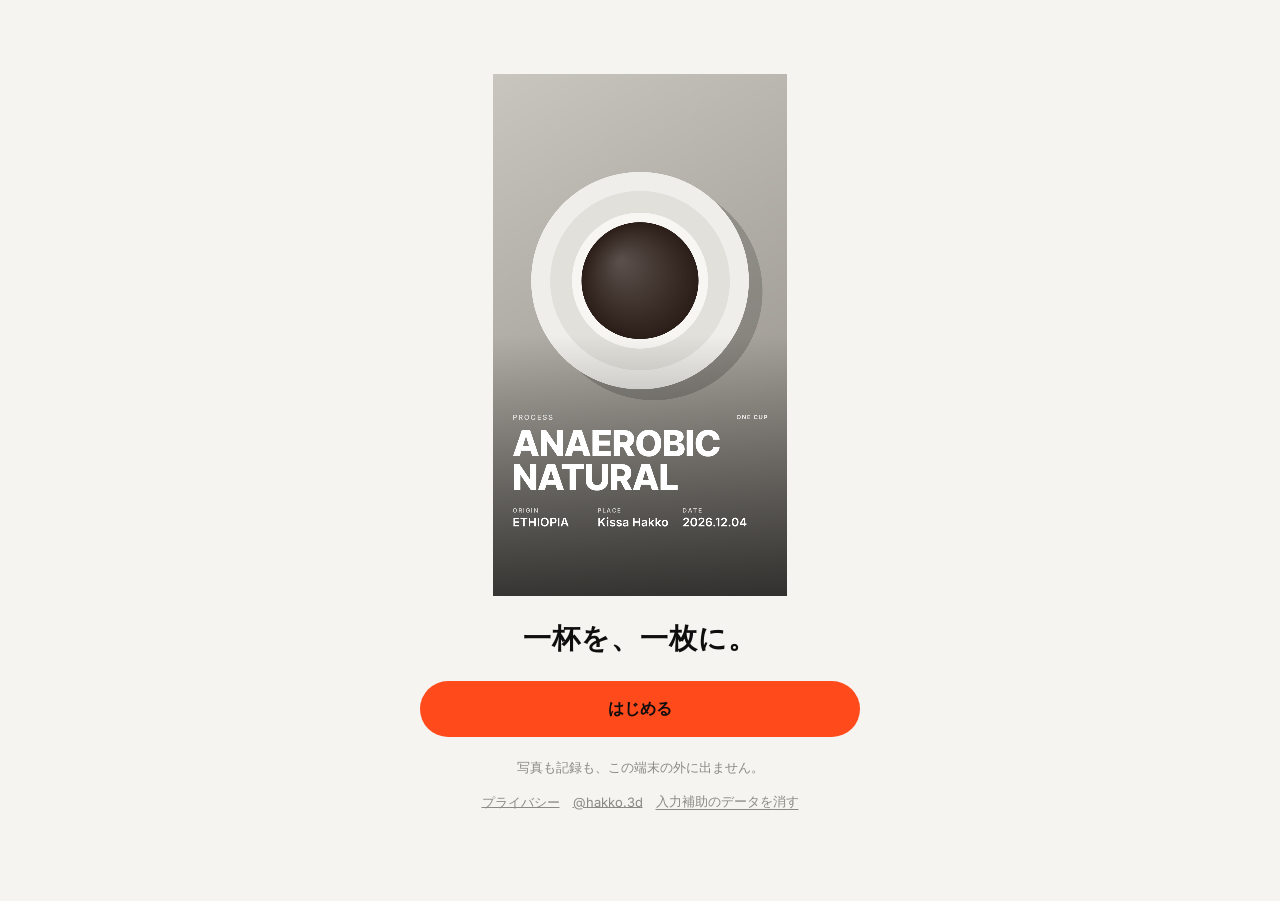
<file: index.html>
<!doctype html>
<html lang="ja">
<head>
<meta charset="utf-8">
<meta name="viewport" content="width=device-width, initial-scale=1, viewport-fit=cover">
<meta http-equiv="Content-Security-Policy" content="default-src 'none'; script-src 'self'; style-src 'self'; img-src 'self' blob: data:; font-src 'self'; connect-src 'self'; worker-src 'self'; base-uri 'none'; form-action 'none'">
<meta name="referrer" content="no-referrer">
<meta name="theme-color" content="#0E0E0E" media="(prefers-color-scheme: dark)">
<meta name="theme-color" content="#F5F4F0" media="(prefers-color-scheme: light)">
<meta name="description" content="飲んだコーヒーの写真に、精製プロセスを重ねた一枚をつくる。写真も記録も端末の外に出ません。">
<title>一杯を、一枚に。</title>
<link rel="preload" href="fonts/inter-tight.woff2" as="font" type="font/woff2" crossorigin>
<link rel="stylesheet" href="css/app.css">
</head>
<body>
<p id="iab" class="iab" hidden>保存がうまくいかない場合は、右上のメニューから Safari / Chrome で開いてください。</p>

<!-- S0 トップ -->
<main id="s0" class="top">
  <canvas id="sample" class="sample" width="1080" height="1920" role="img" aria-label="シェア画像の例。写真の上に ANAEROBIC NATURAL、産地、店名、日付が重なっている"></canvas>
  <h1>一杯を、一枚に。</h1>
  <button id="start" class="primary">はじめる</button>
  <footer>
    <p>写真も記録も、この端末の外に出ません。</p>
    <p><a href="privacy.html">プライバシー</a>　<a href="https://www.instagram.com/hakko.3d/" rel="noopener noreferrer">@hakko.3d</a>　<button id="clear" class="link">入力補助のデータを消す</button></p>
  </footer>
</main>

<!-- S1〜S5 -->
<main id="flow" class="flow" hidden>
  <header>
    <button id="back" class="icon" aria-label="戻る">←</button>
    <span id="stepname"></span>
    <button id="jump" class="link">このまま作る</button>
  </header>
  <div class="stage"><canvas id="cv" width="1080" height="1920"></canvas></div>

  <section id="p1" class="panel" hidden>
    <p class="hint">ドラッグで位置、ピンチで拡大</p>
    <button id="usephoto" class="primary">この写真で進む</button>
    <button id="repick" class="ghost">選び直す</button>
  </section>

  <section id="p2" class="panel" hidden>
    <div id="procMain" class="grid2"></div>
    <div id="procSub" class="chips"></div>
    <div id="procFreeWrap" hidden>
      <form id="procFreeForm" class="inline">
        <input id="procFree" type="text" maxlength="12" placeholder="自由入力（12文字まで）" autocomplete="off" enterkeyhint="done">
        <button class="ghost">決定</button>
      </form>
    </div>
    <button id="skip2" class="link skip">わからない・スキップ</button>
  </section>

  <section id="p3" class="panel" hidden>
    <div id="cRecentWrap"><p class="cap">最近</p><div id="cRecent" class="chips"></div></div>
    <div id="cTop" class="chips"></div>
    <button id="cMore" class="ghost">ほかの国</button>
    <div id="cAll" hidden>
      <input id="cFilter" type="text" placeholder="国名で絞り込む" autocomplete="off">
      <div id="cList" class="list"></div>
    </div>
    <button id="skip3" class="link skip">スキップ</button>
  </section>

  <section id="p4" class="panel" hidden>
    <div id="placeMode" class="grid2">
      <button class="big" data-m="shop">店舗</button>
      <button class="big" data-m="home">自宅</button>
    </div>
    <div id="shopWrap" hidden>
      <div id="shopRecent" class="chips"></div>
      <form id="shopForm" class="inline">
        <input id="shop" type="text" maxlength="40" placeholder="店舗名" autocomplete="off" enterkeyhint="done">
        <button class="ghost">決定</button>
      </form>
    </div>
    <p class="hint">位置情報は使いません。自宅は「HOME」とだけ表示します。</p>
    <button id="skip4" class="link skip">スキップ</button>
  </section>

  <section id="p5" class="panel" hidden>
    <div class="segs">
      <div class="seg" role="group" aria-label="型">
        <button data-set="pattern=A">FULL</button><button data-set="pattern=B">LABEL</button>
      </div>
      <div class="seg" role="group" aria-label="縦横比">
        <button data-set="ratio=9:16">9:16</button><button data-set="ratio=4:5">4:5</button>
      </div>
      <div class="seg" id="bgSeg" role="group" aria-label="地色">
        <button data-set="bg=paper">紙</button><button data-set="bg=ink">墨</button>
      </div>
    </div>
    <button id="save" class="primary">保存・シェア</button>
    <div id="edit" class="list"></div>
    <label class="row"><span class="k">日付</span><input id="date" type="date"></label>
  </section>
</main>

<!-- S6 完了 -->
<main id="s6" class="top" hidden>
  <h1>保存しました</h1>
  <img id="result" class="sample" alt="生成したシェア画像">
  <p class="hint">保存されていない場合は、画像を長押しして保存できます。</p>
  <button id="again" class="primary">もう一杯記録する</button>
</main>

<input id="file" class="vh" type="file" accept="image/*" aria-hidden="true" tabindex="-1">
<script type="module" src="js/app.js"></script>
</body>
</html>
</file>
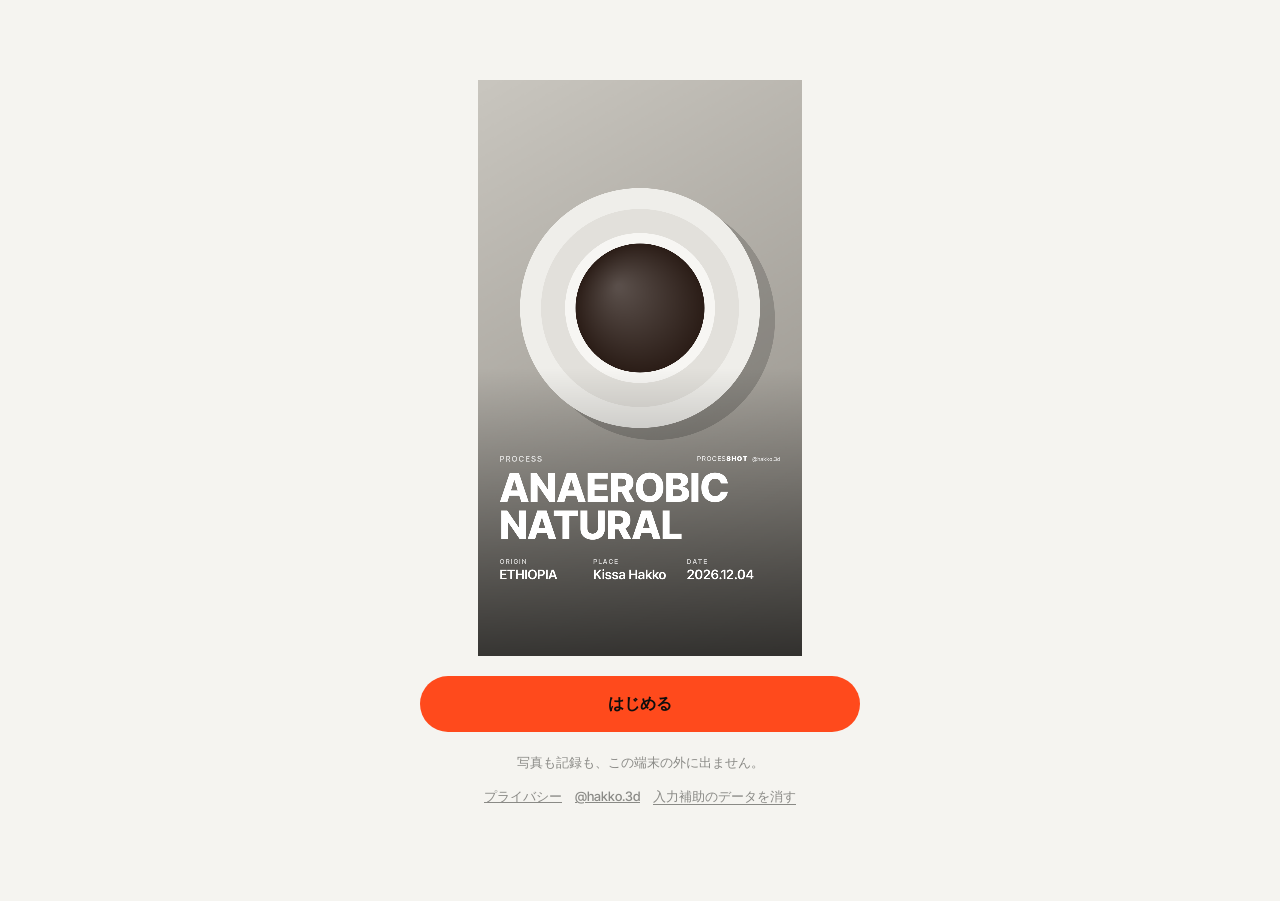
<file: site/index.html>
<!doctype html>
<html lang="ja">
<head>
<meta charset="utf-8">
<meta name="viewport" content="width=device-width, initial-scale=1, viewport-fit=cover">
<meta http-equiv="Content-Security-Policy" content="default-src 'none'; script-src 'self'; style-src 'self'; img-src 'self' blob: data:; font-src 'self'; connect-src 'self'; worker-src 'self'; base-uri 'none'; form-action 'none'">
<meta name="referrer" content="no-referrer">
<meta name="theme-color" content="#0E0E0E" media="(prefers-color-scheme: dark)">
<meta name="theme-color" content="#F5F4F0" media="(prefers-color-scheme: light)">
<meta name="description" content="飲んだコーヒーの写真に、精製プロセス（ウォッシュド・ナチュラル・ハニー・アナエロビックなど）と産地・店名を重ねたシェア画像をつくる無料ツール。登録不要。写真は端末の外に出ません。">
<meta property="og:title" content="PROCESSHOT｜コーヒーの精製プロセスを写真に重ねる">
<meta property="og:description" content="飲んだ一杯の写真に、精製プロセスと産地を重ねたシェア画像をつくる。無料・登録不要。">
<meta property="og:type" content="website">
<meta property="og:url" content="https://processhot.com/">
<link rel="canonical" href="https://processhot.com/">
<meta property="og:site_name" content="PROCESSHOT">
<title>PROCESSHOT｜コーヒーの精製プロセスを写真に重ねる</title>
<link rel="preload" href="fonts/inter-tight.woff2" as="font" type="font/woff2" crossorigin>
<link rel="stylesheet" href="css/app.css">
</head>
<body>
<p id="iab" class="iab" hidden>保存がうまくいかない場合は、右上のメニューから Safari / Chrome で開いてください。</p>

<!-- S0 トップ -->
<main id="s0" class="top">
  <canvas id="sample" class="sample" width="1080" height="1920" role="img" aria-label="シェア画像の例。写真の上に ANAEROBIC NATURAL、産地、店名、日付が重なっている"></canvas>
  <button id="start" class="primary">はじめる</button>
  <footer>
    <p>写真も記録も、この端末の外に出ません。</p>
    <p><a href="privacy.html">プライバシー</a>　<a href="https://www.instagram.com/hakko.3d/" rel="noopener noreferrer">@hakko.3d</a>　<button id="clear" class="link">入力補助のデータを消す</button></p>
  </footer>
</main>

<!-- S1〜S5 -->
<main id="flow" class="flow" hidden>
  <header>
    <button id="back" class="icon" aria-label="戻る">←</button>
    <span id="stepname"></span>
    <button id="jump" class="link">このまま作る</button>
  </header>
  <div class="stage"><canvas id="cv" width="1080" height="1920"></canvas></div>

  <section id="p1" class="panel" hidden>
    <p class="hint">ドラッグで位置、ピンチで拡大</p>
    <button id="usephoto" class="primary">この写真で進む</button>
    <button id="repick" class="ghost">選び直す</button>
  </section>

  <section id="p2" class="panel" hidden>
    <div id="procMain" class="grid2"></div>
    <div id="procSub" class="chips"></div>
    <div id="procFreeWrap" hidden>
      <form id="procFreeForm" class="inline">
        <input id="procFree" type="text" maxlength="12" placeholder="自由入力（12文字まで）" autocomplete="off" enterkeyhint="done">
        <button class="ghost">決定</button>
      </form>
    </div>
    <button id="skip2" class="link skip">わからない・スキップ</button>
  </section>

  <section id="p3" class="panel" hidden>
    <div id="cRecentWrap"><p class="cap">最近</p><div id="cRecent" class="chips"></div></div>
    <div id="cTop" class="chips"></div>
    <button id="cMore" class="ghost">ほかの国</button>
    <div id="cAll" hidden>
      <input id="cFilter" type="text" placeholder="国名で絞り込む" autocomplete="off">
      <div id="cList" class="list"></div>
    </div>
    <button id="skip3" class="link skip">スキップ</button>
  </section>

  <section id="p4" class="panel" hidden>
    <div id="placeMode" class="grid2">
      <button class="big" data-m="shop">店舗</button>
      <button class="big" data-m="home">自宅</button>
    </div>
    <div id="shopWrap" hidden>
      <div id="shopRecent" class="chips"></div>
      <form id="shopForm" class="inline">
        <input id="shop" type="text" maxlength="40" placeholder="店舗名" autocomplete="off" enterkeyhint="done">
        <button class="ghost">決定</button>
      </form>
    </div>
    <p class="hint">位置情報は使いません。自宅は「HOME」とだけ表示します。</p>
    <button id="skip4" class="link skip">スキップ</button>
  </section>

  <section id="p5" class="panel" hidden>
    <div class="segs">
      <div class="seg" role="group" aria-label="型">
        <button data-set="pattern=A">FULL</button><button data-set="pattern=B">LABEL</button>
      </div>
      <div class="seg" role="group" aria-label="縦横比">
        <button data-set="ratio=9:16">9:16</button><button data-set="ratio=4:5">4:5</button>
      </div>
      <div class="seg" id="bgSeg" role="group" aria-label="地色">
        <button data-set="bg=paper">紙</button><button data-set="bg=ink">墨</button>
      </div>
    </div>
    <button id="save" class="primary">保存・シェア</button>
    <div id="edit" class="list"></div>
    <label class="row"><span class="k">日付</span><input id="date" type="date"></label>
  </section>
</main>

<!-- S6 完了 -->
<main id="s6" class="top" hidden>
  <h1>保存しました</h1>
  <img id="result" class="sample" alt="生成したシェア画像">
  <p class="hint">保存されていない場合は、画像を長押しして保存できます。</p>
  <button id="again" class="primary">もう一杯記録する</button>
</main>

<input id="file" class="vh" type="file" accept="image/*" aria-hidden="true" tabindex="-1">
<script type="module" src="js/app.js"></script>
</body>
</html>
</file>
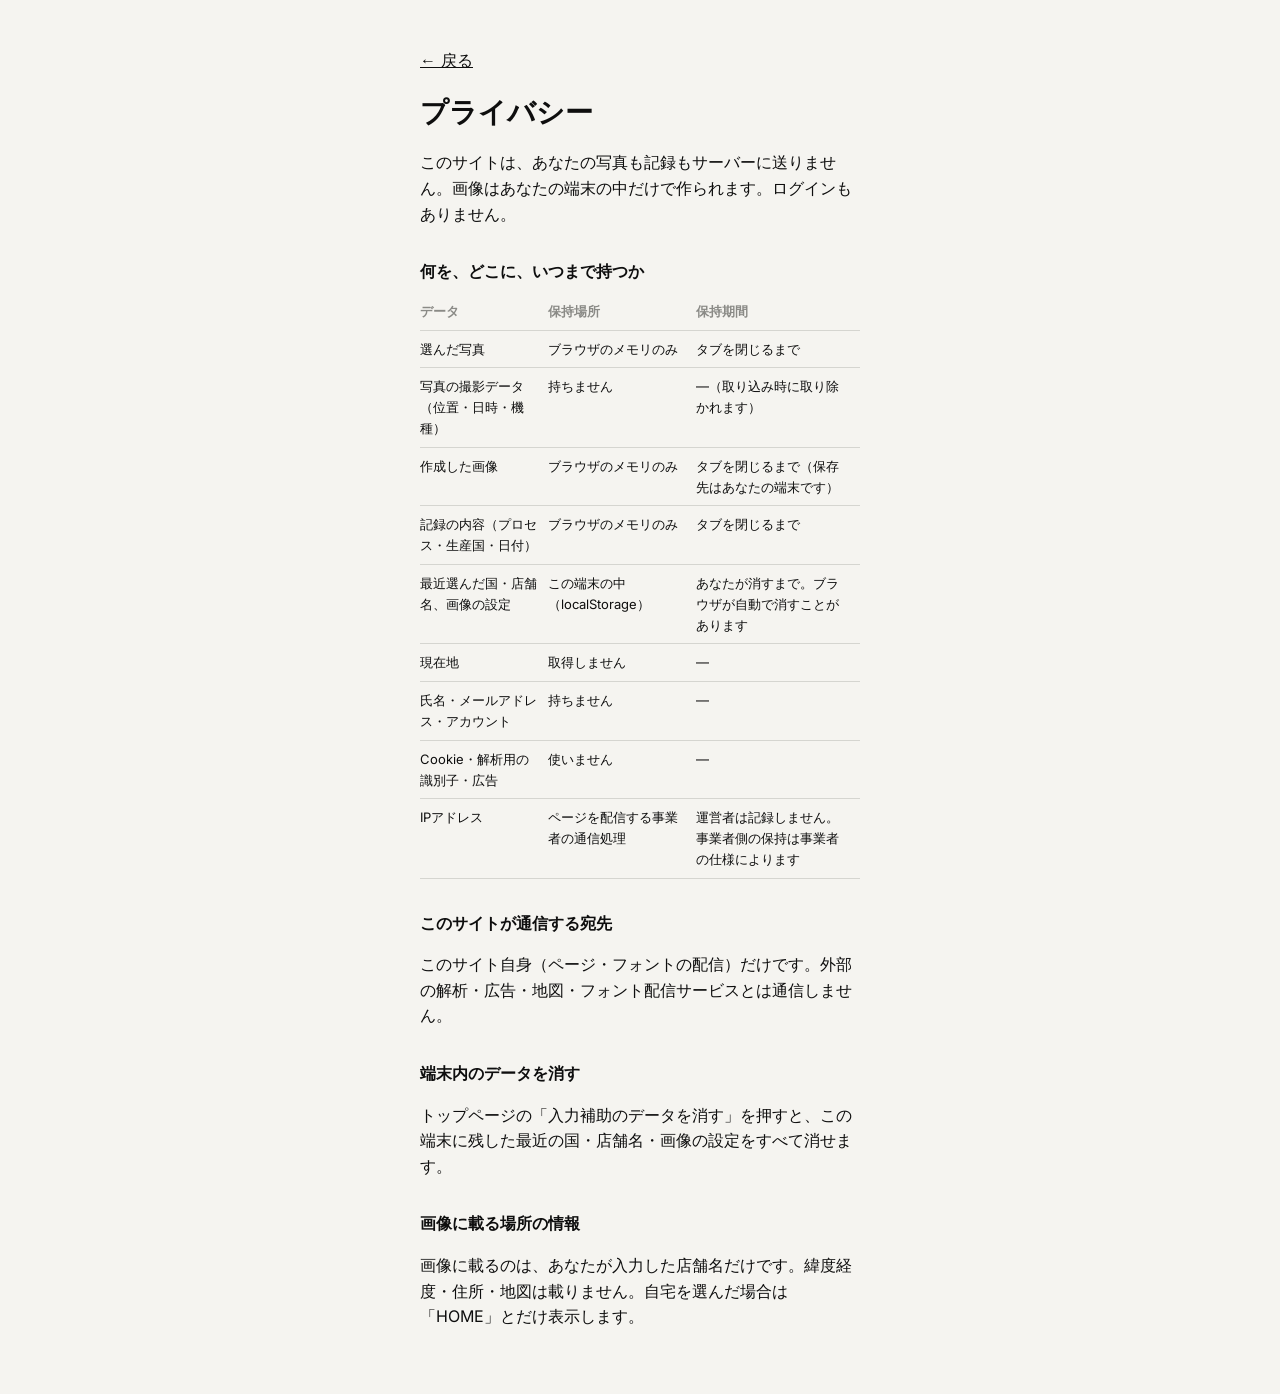
<file: privacy.html>
<!doctype html>
<html lang="ja">
<head>
<meta charset="utf-8">
<meta name="viewport" content="width=device-width, initial-scale=1">
<meta http-equiv="Content-Security-Policy" content="default-src 'none'; style-src 'self'; font-src 'self'; base-uri 'none'; form-action 'none'">
<meta name="referrer" content="no-referrer">
<title>プライバシー</title>
<link rel="stylesheet" href="css/app.css">
</head>
<body>
<main class="doc">
<p><a href="./">← 戻る</a></p>
<h1>プライバシー</h1>
<p>このサイトは、あなたの写真も記録もサーバーに送りません。画像はあなたの端末の中だけで作られます。ログインもありません。</p>

<h2>何を、どこに、いつまで持つか</h2>
<table>
<tr><th>データ</th><th>保持場所</th><th>保持期間</th></tr>
<tr><td>選んだ写真</td><td>ブラウザのメモリのみ</td><td>タブを閉じるまで</td></tr>
<tr><td>写真の撮影データ（位置・日時・機種）</td><td>持ちません</td><td>—（取り込み時に取り除かれます）</td></tr>
<tr><td>作成した画像</td><td>ブラウザのメモリのみ</td><td>タブを閉じるまで（保存先はあなたの端末です）</td></tr>
<tr><td>記録の内容（プロセス・生産国・日付）</td><td>ブラウザのメモリのみ</td><td>タブを閉じるまで</td></tr>
<tr><td>最近選んだ国・店舗名、画像の設定</td><td>この端末の中（localStorage）</td><td>あなたが消すまで。ブラウザが自動で消すことがあります</td></tr>
<tr><td>現在地</td><td>取得しません</td><td>—</td></tr>
<tr><td>氏名・メールアドレス・アカウント</td><td>持ちません</td><td>—</td></tr>
<tr><td>Cookie・解析用の識別子・広告</td><td>使いません</td><td>—</td></tr>
<tr><td>IPアドレス</td><td>ページを配信する事業者の通信処理</td><td>運営者は記録しません。事業者側の保持は事業者の仕様によります</td></tr>
</table>

<h2>このサイトが通信する宛先</h2>
<p>このサイト自身（ページ・フォントの配信）だけです。外部の解析・広告・地図・フォント配信サービスとは通信しません。</p>

<h2>端末内のデータを消す</h2>
<p>トップページの「入力補助のデータを消す」を押すと、この端末に残した最近の国・店舗名・画像の設定をすべて消せます。</p>

<h2>画像に載る場所の情報</h2>
<p>画像に載るのは、あなたが入力した店舗名だけです。緯度経度・住所・地図は載りません。自宅を選んだ場合は「HOME」とだけ表示します。</p>
</main>
</body>
</html>
</file>
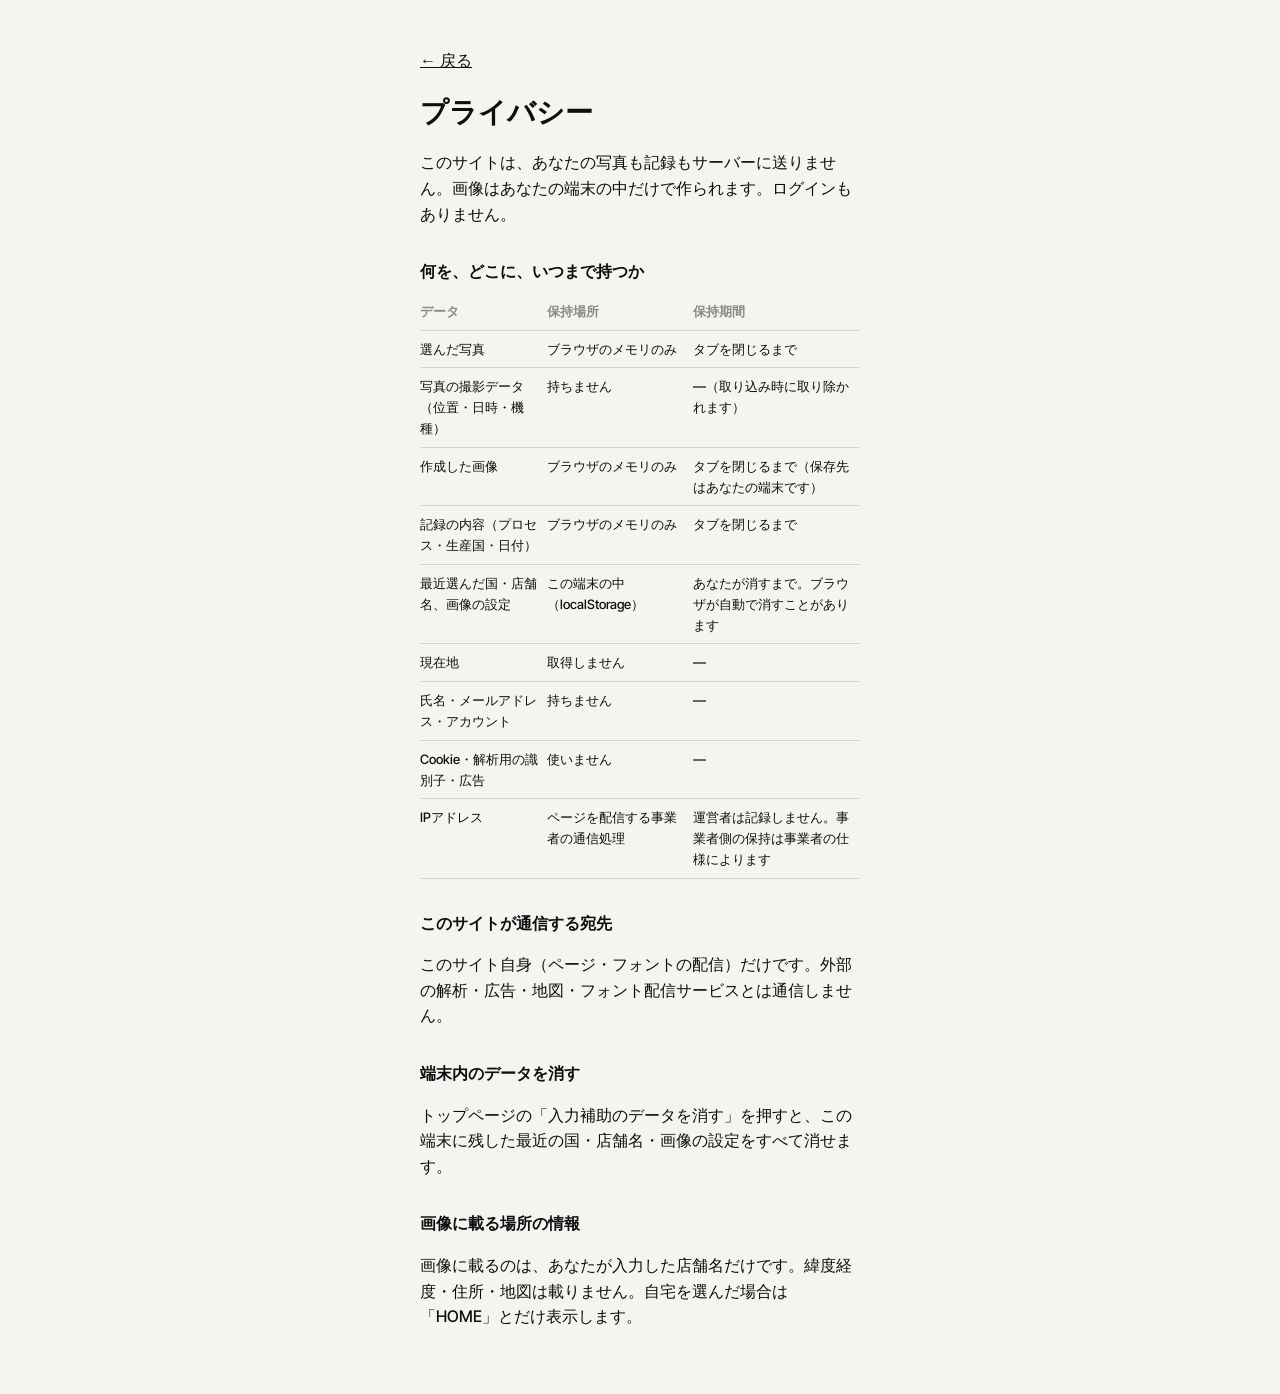
<file: site/privacy.html>
<!doctype html>
<html lang="ja">
<head>
<meta charset="utf-8">
<meta name="viewport" content="width=device-width, initial-scale=1">
<meta http-equiv="Content-Security-Policy" content="default-src 'none'; style-src 'self'; font-src 'self'; base-uri 'none'; form-action 'none'">
<meta name="referrer" content="no-referrer">
<title>プライバシー｜PROCESSHOT</title>
<link rel="canonical" href="https://processhot.com/privacy">
<link rel="stylesheet" href="css/app.css">
</head>
<body>
<main class="doc">
<p><a href="./">← 戻る</a></p>
<h1>プライバシー</h1>
<p>このサイトは、あなたの写真も記録もサーバーに送りません。画像はあなたの端末の中だけで作られます。ログインもありません。</p>

<h2>何を、どこに、いつまで持つか</h2>
<table>
<tr><th>データ</th><th>保持場所</th><th>保持期間</th></tr>
<tr><td>選んだ写真</td><td>ブラウザのメモリのみ</td><td>タブを閉じるまで</td></tr>
<tr><td>写真の撮影データ（位置・日時・機種）</td><td>持ちません</td><td>—（取り込み時に取り除かれます）</td></tr>
<tr><td>作成した画像</td><td>ブラウザのメモリのみ</td><td>タブを閉じるまで（保存先はあなたの端末です）</td></tr>
<tr><td>記録の内容（プロセス・生産国・日付）</td><td>ブラウザのメモリのみ</td><td>タブを閉じるまで</td></tr>
<tr><td>最近選んだ国・店舗名、画像の設定</td><td>この端末の中（localStorage）</td><td>あなたが消すまで。ブラウザが自動で消すことがあります</td></tr>
<tr><td>現在地</td><td>取得しません</td><td>—</td></tr>
<tr><td>氏名・メールアドレス・アカウント</td><td>持ちません</td><td>—</td></tr>
<tr><td>Cookie・解析用の識別子・広告</td><td>使いません</td><td>—</td></tr>
<tr><td>IPアドレス</td><td>ページを配信する事業者の通信処理</td><td>運営者は記録しません。事業者側の保持は事業者の仕様によります</td></tr>
</table>

<h2>このサイトが通信する宛先</h2>
<p>このサイト自身（ページ・フォントの配信）だけです。外部の解析・広告・地図・フォント配信サービスとは通信しません。</p>

<h2>端末内のデータを消す</h2>
<p>トップページの「入力補助のデータを消す」を押すと、この端末に残した最近の国・店舗名・画像の設定をすべて消せます。</p>

<h2>画像に載る場所の情報</h2>
<p>画像に載るのは、あなたが入力した店舗名だけです。緯度経度・住所・地図は載りません。自宅を選んだ場合は「HOME」とだけ表示します。</p>
</main>
</body>
</html>
</file>
<file: css/app.css>
@font-face{font-family:"Inter";src:url("../fonts/inter.woff2") format("woff2");font-weight:100 900;font-display:swap}
@font-face{font-family:"Inter Tight";src:url("../fonts/inter-tight.woff2") format("woff2");font-weight:100 900;font-display:swap}

/* 色は4色まで：墨・紙・灰・朱 */
:root{--bg:#F5F4F0;--fg:#0E0E0E;--gray:#8A8A86;--acc:#FF4A1C;--line:rgba(138,138,134,.3)}
@media(prefers-color-scheme:dark){:root{--bg:#0E0E0E;--fg:#F5F4F0}}

*{box-sizing:border-box;-webkit-tap-highlight-color:transparent}
html{-webkit-text-size-adjust:100%}
body{margin:0;background:var(--bg);color:var(--fg);font:16px/1.6 "Inter","Hiragino Sans","Noto Sans JP",sans-serif}
[hidden]{display:none!important}
button,input{font:inherit;color:inherit}
button{cursor:pointer;background:none;border:0;padding:0}
a{color:inherit}
.vh{position:absolute;width:1px;height:1px;opacity:0;pointer-events:none}
main{max-width:480px;margin:0 auto;padding:0 20px}

/* ボタン：丸端。入力欄：角丸14px。影なし */
.primary{display:block;width:100%;min-height:56px;border-radius:999px;background:var(--acc);color:#0E0E0E;font-weight:700}
.primary:disabled{opacity:.4}
.ghost{min-height:48px;padding:0 20px;border-radius:999px;border:1px solid var(--line)}
.link{color:var(--gray);font-size:13px;text-decoration:underline;text-underline-offset:3px;min-height:48px}
.icon{width:48px;height:48px;font-size:20px}
input[type=text],input[type=date]{min-height:48px;padding:0 14px;border:1px solid var(--line);border-radius:14px;background:none;width:100%}
input:focus-visible,button:focus-visible,a:focus-visible{outline:2px solid var(--fg);outline-offset:2px}

/* S0・S6 */
.top{min-height:100svh;display:flex;flex-direction:column;align-items:center;justify-content:center;gap:20px;padding-top:24px;padding-bottom:24px;text-align:center}
.top h1{font-size:28px;font-weight:700;letter-spacing:.04em;margin:0}
.sample{height:58svh;width:auto;max-width:100%;display:block}
.top footer{font-size:13px;color:var(--gray)}
.top footer p{margin:0}
.iab{margin:0;padding:10px 20px;font-size:13px;text-align:center;border-bottom:1px solid var(--line)}
.hint{font-size:13px;color:var(--gray);margin:0;text-align:center}

/* S1〜S5 */
.flow header{display:grid;grid-template-columns:48px 1fr auto;align-items:center;height:52px;margin:0 -12px}
#stepname{font-size:13px;font-weight:600;letter-spacing:.12em;text-align:center}
#jump{min-width:48px;padding-right:12px}
.stage{display:flex;justify-content:center}
#cv{height:40svh;width:auto;max-width:100%;display:block}
.flow[data-step="1"] #cv{height:60svh;touch-action:none;cursor:grab}
.flow[data-step="5"] #cv{height:52svh}
.panel{display:flex;flex-direction:column;gap:14px;padding:20px 0 32px}
.grid2{display:grid;grid-template-columns:1fr 1fr;gap:10px}
.big{min-height:64px;border:1px solid var(--line);border-radius:14px;font-weight:600}
.chips{display:flex;flex-wrap:wrap;gap:8px}
.chips:empty{display:none}
.chip{min-height:48px;padding:0 18px;border:1px solid var(--line);border-radius:999px}
.big[aria-pressed=true],.chip[aria-pressed=true],.seg button[aria-pressed=true]{background:var(--fg);color:var(--bg);border-color:var(--fg)}
.cap{font-size:13px;color:var(--gray);margin:0 0 8px}
.inline{display:flex;gap:8px}
.inline input{flex:1;min-width:0}
#shopWrap{display:flex;flex-direction:column;gap:14px}
.skip{align-self:center}
.list{display:flex;flex-direction:column}
#cAll{display:flex;flex-direction:column;gap:8px}
#cList{max-height:38svh;overflow:auto}
.row{display:flex;justify-content:space-between;align-items:center;gap:16px;min-height:48px;border-bottom:1px solid var(--line);text-align:left;width:100%}
.row .k{font-size:13px;color:var(--gray);flex:none}
.row .v{overflow:hidden;text-overflow:ellipsis;white-space:nowrap}
.row input[type=date]{width:auto;border:0;padding:0;text-align:right}
.segs{display:flex;flex-wrap:wrap;gap:8px;justify-content:center}
.seg{display:flex;border:1px solid var(--line);border-radius:999px;overflow:hidden}
.seg button{min-height:44px;padding:0 16px;font-size:13px;font-weight:600;letter-spacing:.06em}

/* プライバシーのページ */
.doc{padding-top:32px;padding-bottom:48px}
.doc h1{font-size:28px;margin:0 0 16px}
.doc h2{font-size:16px;margin:32px 0 8px}
.doc table{width:100%;border-collapse:collapse;font-size:13px}
.doc th,.doc td{text-align:left;vertical-align:top;padding:8px 8px 8px 0;border-bottom:1px solid var(--line)}
.doc th{color:var(--gray);font-weight:600}
</file>
<file: site/css/app.css>
@font-face{font-family:"Inter Tight";src:url("../fonts/inter-tight.woff2") format("woff2");font-weight:100 900;font-display:swap}

/* 色は4色まで：墨・紙・灰・朱 */
:root{--bg:#F5F4F0;--fg:#0E0E0E;--gray:#8A8A86;--acc:#FF4A1C;--line:rgba(138,138,134,.3)}
@media(prefers-color-scheme:dark){:root{--bg:#0E0E0E;--fg:#F5F4F0}}

*{box-sizing:border-box;-webkit-tap-highlight-color:transparent}
html{-webkit-text-size-adjust:100%}
body{margin:0;background:var(--bg);color:var(--fg);font:500 16px/1.6 "Inter Tight","Hiragino Sans","Hiragino Kaku Gothic ProN","Noto Sans CJK JP","Noto Sans JP","Yu Gothic",sans-serif;font-feature-settings:"palt"}
[hidden]{display:none!important}
button,input{font:inherit;color:inherit}
button{cursor:pointer;background:none;border:0;padding:0}
a{color:inherit}
.vh{position:absolute;width:1px;height:1px;opacity:0;pointer-events:none}
main{max-width:480px;margin:0 auto;padding:0 20px}

/* ボタン：丸端。入力欄：角丸14px。影なし */
.primary{display:block;width:100%;min-height:56px;border-radius:999px;background:var(--acc);color:#0E0E0E;font-weight:800}
.primary:disabled{opacity:.4}
.ghost{min-height:48px;padding:0 20px;border-radius:999px;border:1px solid var(--line)}
.link{color:var(--gray);font-size:13px;text-decoration:underline;text-underline-offset:3px;min-height:48px}
.icon{width:48px;height:48px;font-size:20px}
input[type=text],input[type=date]{min-height:48px;padding:0 14px;border:1px solid var(--line);border-radius:14px;background:none;width:100%}
input:focus-visible,button:focus-visible,a:focus-visible{outline:2px solid var(--fg);outline-offset:2px}

/* S0・S6 */
.top{min-height:100svh;display:flex;flex-direction:column;align-items:center;justify-content:center;gap:20px;padding-top:24px;padding-bottom:24px;text-align:center}
.top h1{font-size:28px;font-weight:800;letter-spacing:.02em;margin:0}
.sample{height:64svh;width:auto;max-width:100%;display:block}
.top footer{font-size:13px;color:var(--gray)}
.top footer p{margin:0}
.iab{margin:0;padding:10px 20px;font-size:13px;text-align:center;border-bottom:1px solid var(--line)}
.hint{font-size:13px;color:var(--gray);margin:0;text-align:center}

/* S1〜S5 */
.flow header{display:grid;grid-template-columns:48px 1fr auto;align-items:center;height:52px;margin:0 -12px}
#stepname{font-size:13px;font-weight:700;letter-spacing:.12em;text-align:center}
#jump{min-width:48px;padding-right:12px}
.stage{display:flex;justify-content:center}
#cv{height:40svh;width:auto;max-width:100%;display:block}
.flow[data-step="1"] #cv{height:60svh;touch-action:none;cursor:grab}
.flow[data-step="5"] #cv{height:52svh}
.panel{display:flex;flex-direction:column;gap:14px;padding:20px 0 32px}
.grid2{display:grid;grid-template-columns:1fr 1fr;gap:10px}
.big{min-height:64px;border:1px solid var(--line);border-radius:14px;font-weight:700}
.chips{display:flex;flex-wrap:wrap;gap:8px}
.chips:empty{display:none}
.chip{min-height:48px;padding:0 18px;border:1px solid var(--line);border-radius:999px}
.big[aria-pressed=true],.chip[aria-pressed=true],.seg button[aria-pressed=true]{background:var(--fg);color:var(--bg);border-color:var(--fg)}
.cap{font-size:13px;color:var(--gray);margin:0 0 8px}
.inline{display:flex;gap:8px}
.inline input{flex:1;min-width:0}
#shopWrap{display:flex;flex-direction:column;gap:14px}
.skip{align-self:center}
.list{display:flex;flex-direction:column}
#cAll{display:flex;flex-direction:column;gap:8px}
#cList{max-height:38svh;overflow:auto}
.row{display:flex;justify-content:space-between;align-items:center;gap:16px;min-height:48px;border-bottom:1px solid var(--line);text-align:left;width:100%}
.row .k{font-size:13px;color:var(--gray);flex:none}
.row .v{overflow:hidden;text-overflow:ellipsis;white-space:nowrap}
.row input[type=date]{width:auto;border:0;padding:0;text-align:right}
.segs{display:flex;flex-wrap:wrap;gap:8px;justify-content:center}
.seg{display:flex;border:1px solid var(--line);border-radius:999px;overflow:hidden}
.seg button{min-height:44px;padding:0 16px;font-size:13px;font-weight:700;letter-spacing:.06em}

/* プライバシーのページ */
.doc{padding-top:32px;padding-bottom:48px}
.doc h1{font-size:28px;font-weight:800;margin:0 0 16px}
.doc h2{font-size:16px;margin:32px 0 8px}
.doc table{width:100%;border-collapse:collapse;font-size:13px}
.doc th,.doc td{text-align:left;vertical-align:top;padding:8px 8px 8px 0;border-bottom:1px solid var(--line)}
.doc th{color:var(--gray);font-weight:600}
</file>
